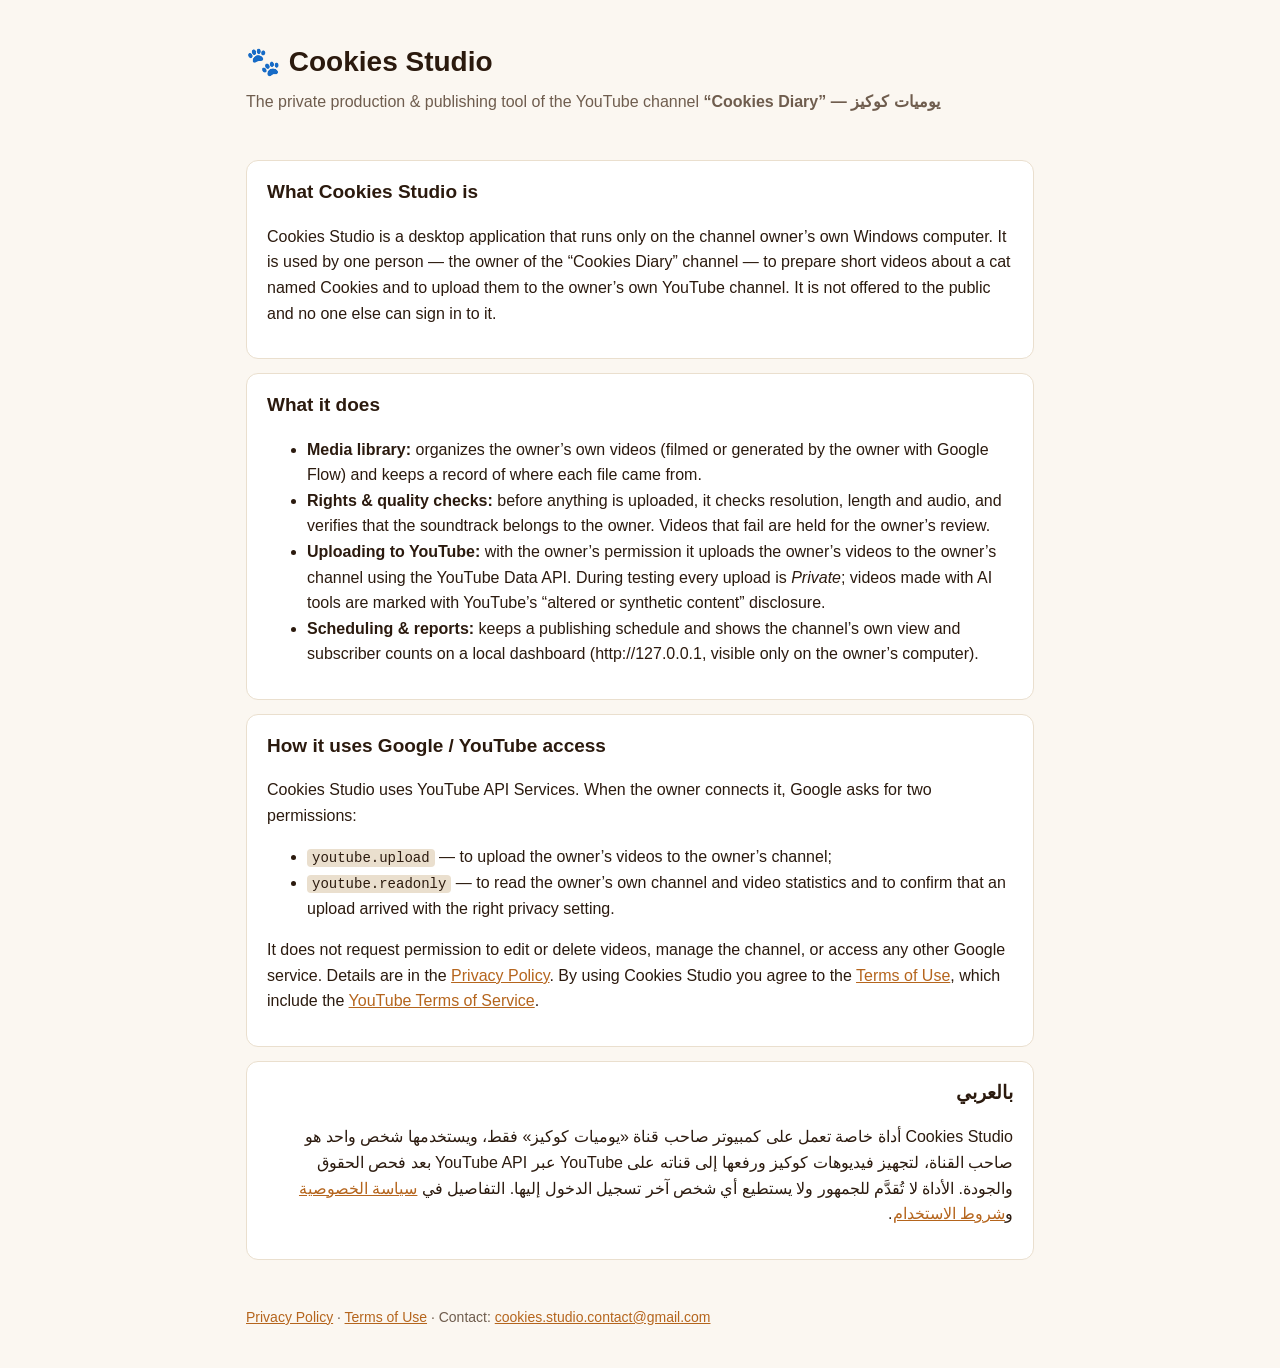
<file: index.html>
<!doctype html>
<html lang="en">
<head>
<meta charset="utf-8">
<meta name="viewport" content="width=device-width, initial-scale=1">
<title>Cookies Studio</title>
<meta name="description" content="Cookies Studio is the private publishing tool of the YouTube channel “Cookies Diary” (يوميات كوكيز).">
<link rel="stylesheet" href="style.css">
</head>
<body>
<header>
  <h1>🐾 Cookies Studio</h1>
  <p class="sub">The private production &amp; publishing tool of the YouTube channel <strong>“Cookies Diary” — يوميات كوكيز</strong></p>
</header>
<main>
<section>
  <h2>What Cookies Studio is</h2>
  <p>Cookies Studio is a desktop application that runs only on the channel owner’s own Windows computer.
  It is used by one person — the owner of the “Cookies Diary” channel — to prepare short videos about a cat named Cookies
  and to upload them to the owner’s own YouTube channel. It is not offered to the public and no one else can sign in to it.</p>
</section>
<section>
  <h2>What it does</h2>
  <ul>
    <li><strong>Media library:</strong> organizes the owner’s own videos (filmed or generated by the owner with Google Flow) and keeps a record of where each file came from.</li>
    <li><strong>Rights &amp; quality checks:</strong> before anything is uploaded, it checks resolution, length and audio, and verifies that the soundtrack belongs to the owner. Videos that fail are held for the owner’s review.</li>
    <li><strong>Uploading to YouTube:</strong> with the owner’s permission it uploads the owner’s videos to the owner’s channel using the YouTube Data API. During testing every upload is <em>Private</em>; videos made with AI tools are marked with YouTube’s “altered or synthetic content” disclosure.</li>
    <li><strong>Scheduling &amp; reports:</strong> keeps a publishing schedule and shows the channel’s own view and subscriber counts on a local dashboard (http://127.0.0.1, visible only on the owner’s computer).</li>
  </ul>
</section>
<section>
  <h2>How it uses Google / YouTube access</h2>
  <p>Cookies Studio uses YouTube API Services. When the owner connects it, Google asks for two permissions:</p>
  <ul>
    <li><code>youtube.upload</code> — to upload the owner’s videos to the owner’s channel;</li>
    <li><code>youtube.readonly</code> — to read the owner’s own channel and video statistics and to confirm that an upload arrived with the right privacy setting.</li>
  </ul>
  <p>It does not request permission to edit or delete videos, manage the channel, or access any other Google service.
  Details are in the <a href="privacy.html">Privacy Policy</a>. By using Cookies Studio you agree to the
  <a href="terms.html">Terms of Use</a>, which include the <a href="https://www.youtube.com/t/terms">YouTube Terms of Service</a>.</p>
</section>
<section dir="rtl" lang="ar" class="ar">
  <h2>بالعربي</h2>
  <p>Cookies Studio أداة خاصة تعمل على كمبيوتر صاحب قناة «يوميات كوكيز» فقط، ويستخدمها شخص واحد هو صاحب القناة،
  لتجهيز فيديوهات كوكيز ورفعها إلى قناته على YouTube عبر YouTube API بعد فحص الحقوق والجودة. الأداة لا تُقدَّم للجمهور
  ولا يستطيع أي شخص آخر تسجيل الدخول إليها. التفاصيل في <a href="privacy.html">سياسة الخصوصية</a>
  و<a href="terms.html">شروط الاستخدام</a>.</p>
</section>
</main>
<footer>
  <a href="privacy.html">Privacy Policy</a> · <a href="terms.html">Terms of Use</a> · Contact: <a href="mailto:cookies.studio.contact@gmail.com">cookies.studio.contact@gmail.com</a>
</footer>
</body>
</html>
</file>
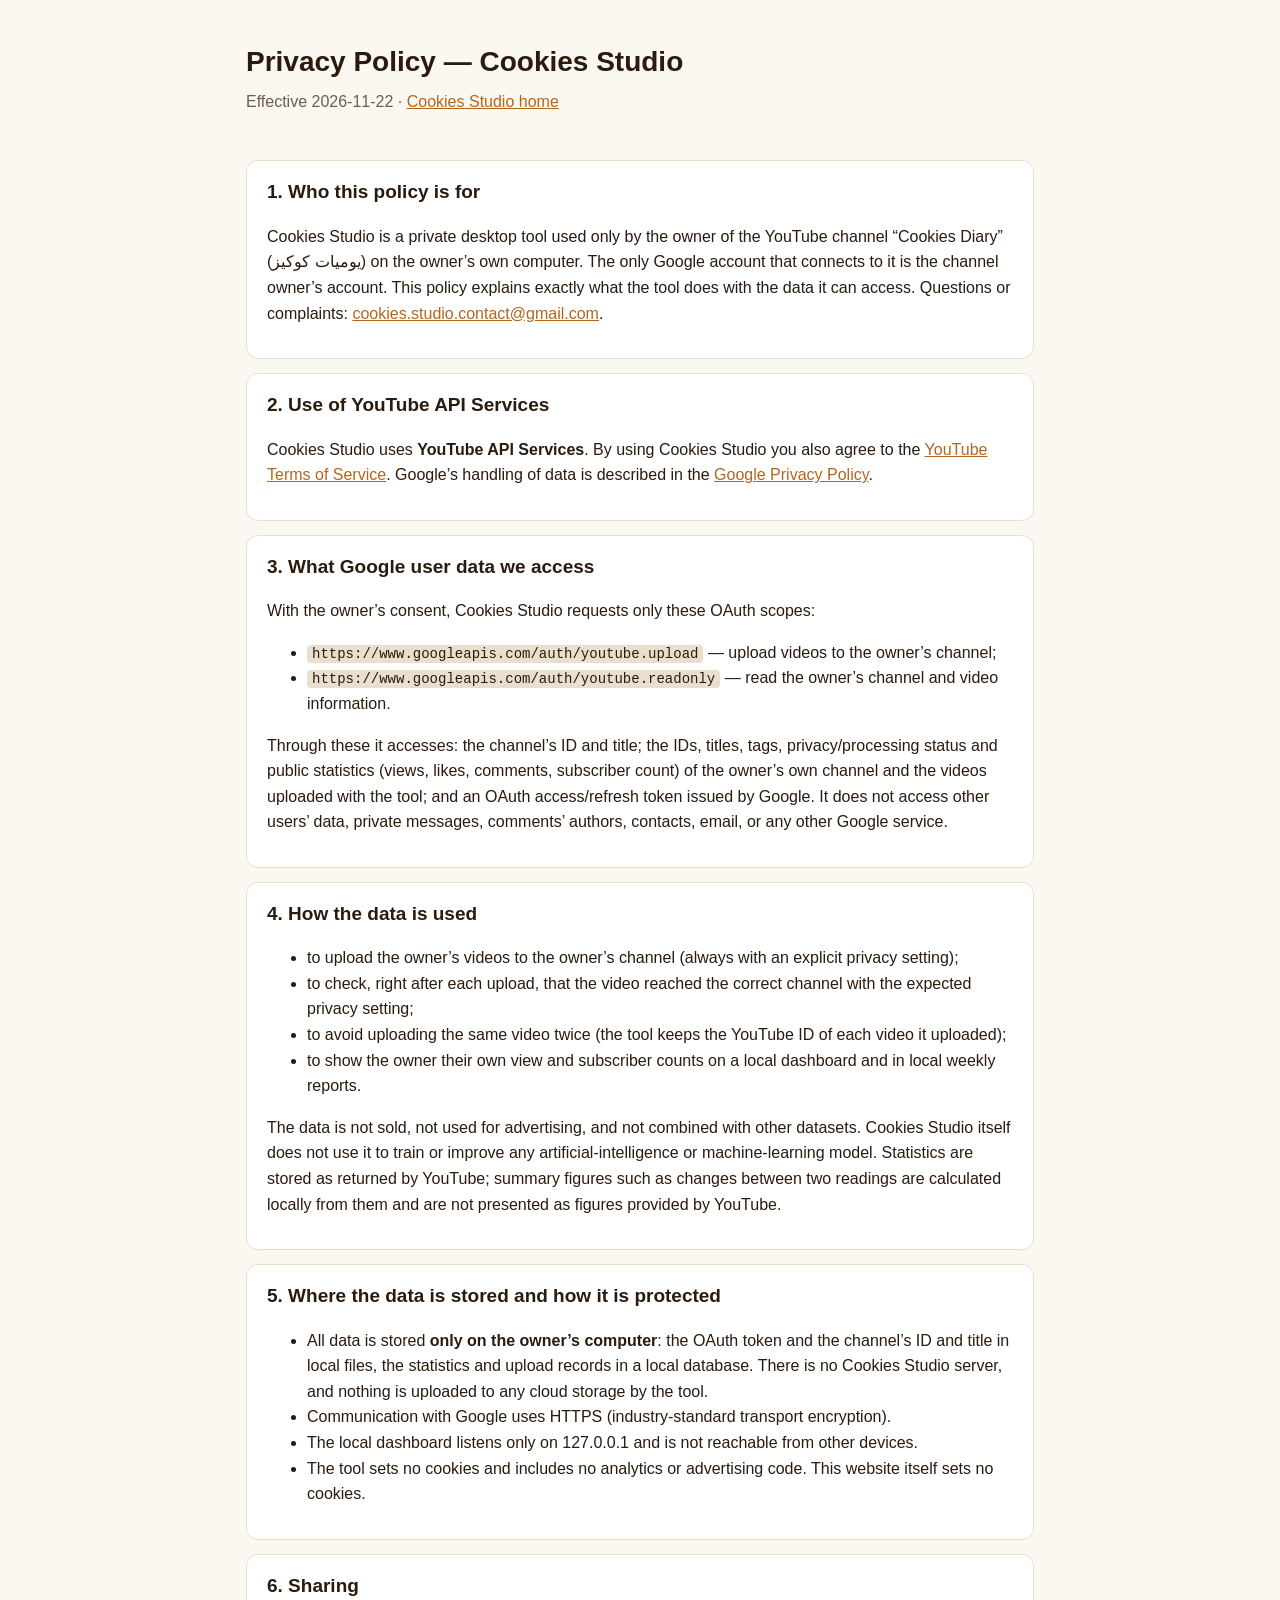
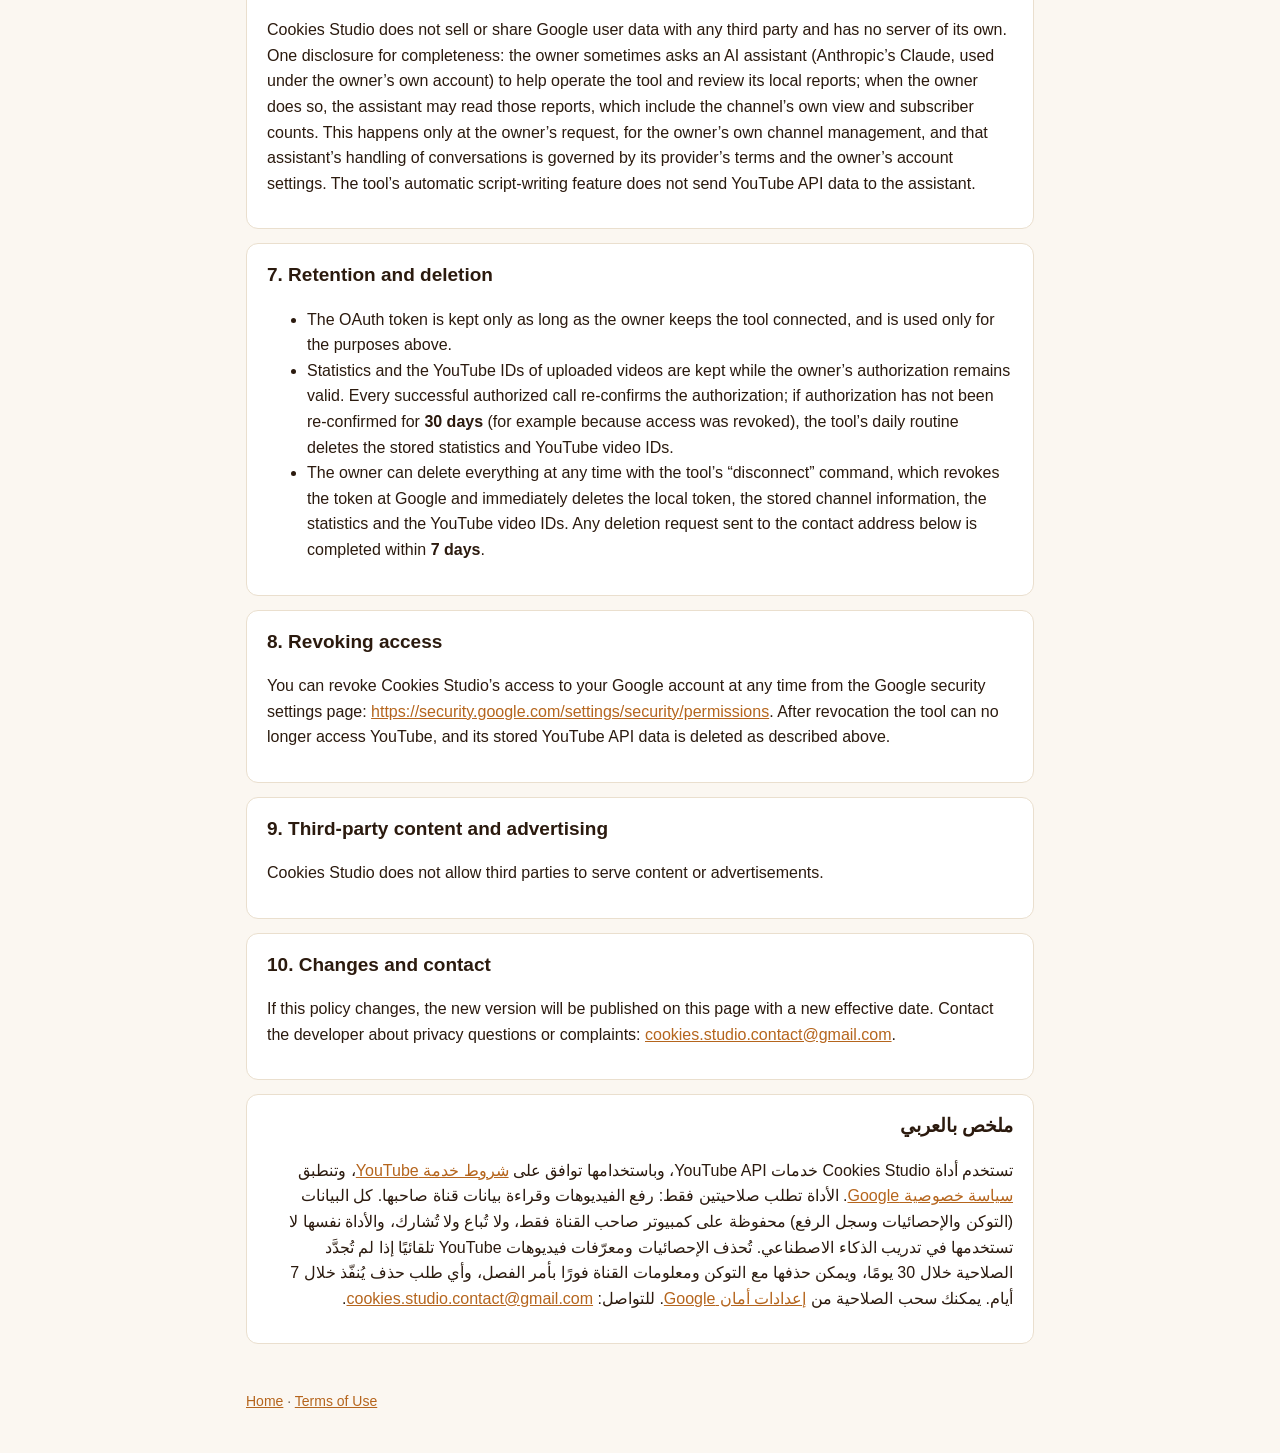
<file: privacy.html>
<!doctype html>
<html lang="en">
<head>
<meta charset="utf-8">
<meta name="viewport" content="width=device-width, initial-scale=1">
<title>Privacy Policy — Cookies Studio</title>
<link rel="stylesheet" href="style.css">
</head>
<body>
<header>
  <h1>Privacy Policy — Cookies Studio</h1>
  <p class="sub">Effective 2026-11-22 · <a href="index.html">Cookies Studio home</a></p>
</header>
<main>
<section>
  <h2>1. Who this policy is for</h2>
  <p>Cookies Studio is a private desktop tool used only by the owner of the YouTube channel “Cookies Diary” (يوميات كوكيز)
  on the owner’s own computer. The only Google account that connects to it is the channel owner’s account. This policy explains
  exactly what the tool does with the data it can access. Questions or complaints: <a href="mailto:cookies.studio.contact@gmail.com">cookies.studio.contact@gmail.com</a>.</p>
</section>

<section>
  <h2>2. Use of YouTube API Services</h2>
  <p>Cookies Studio uses <strong>YouTube API Services</strong>. By using Cookies Studio you also agree to the
  <a href="https://www.youtube.com/t/terms">YouTube Terms of Service</a>. Google’s handling of data is described in the
  <a href="http://www.google.com/policies/privacy">Google Privacy Policy</a>.</p>
</section>

<section>
  <h2>3. What Google user data we access</h2>
  <p>With the owner’s consent, Cookies Studio requests only these OAuth scopes:</p>
  <ul>
    <li><code>https://www.googleapis.com/auth/youtube.upload</code> — upload videos to the owner’s channel;</li>
    <li><code>https://www.googleapis.com/auth/youtube.readonly</code> — read the owner’s channel and video information.</li>
  </ul>
  <p>Through these it accesses: the channel’s ID and title; the IDs, titles, tags, privacy/processing status and public
  statistics (views, likes, comments, subscriber count) of the owner’s own channel and the videos uploaded with the tool;
  and an OAuth access/refresh token issued by Google. It does not access other users’ data, private messages, comments’ authors,
  contacts, email, or any other Google service.</p>
</section>

<section>
  <h2>4. How the data is used</h2>
  <ul>
    <li>to upload the owner’s videos to the owner’s channel (always with an explicit privacy setting);</li>
    <li>to check, right after each upload, that the video reached the correct channel with the expected privacy setting;</li>
    <li>to avoid uploading the same video twice (the tool keeps the YouTube ID of each video it uploaded);</li>
    <li>to show the owner their own view and subscriber counts on a local dashboard and in local weekly reports.</li>
  </ul>
  <p>The data is not sold, not used for advertising, and not combined with other datasets. Cookies Studio itself does not use
  it to train or improve any artificial-intelligence or machine-learning model. Statistics are stored as returned by YouTube;
  summary figures such as changes between two readings are calculated locally from them and are not presented as figures
  provided by YouTube.</p>
</section>

<section>
  <h2>5. Where the data is stored and how it is protected</h2>
  <ul>
    <li>All data is stored <strong>only on the owner’s computer</strong>: the OAuth token and the channel’s ID and title in local
    files, the statistics and upload records in a local database. There is no Cookies Studio server, and nothing is uploaded to any cloud storage by the tool.</li>
    <li>Communication with Google uses HTTPS (industry-standard transport encryption).</li>
    <li>The local dashboard listens only on 127.0.0.1 and is not reachable from other devices.</li>
    <li>The tool sets no cookies and includes no analytics or advertising code. This website itself sets no cookies.</li>
  </ul>
</section>

<section>
  <h2>6. Sharing</h2>
  <p>Cookies Studio does not sell or share Google user data with any third party and has no server of its own. One disclosure
  for completeness: the owner sometimes asks an AI assistant (Anthropic’s Claude, used under the owner’s own account) to help
  operate the tool and review its local reports; when the owner does so, the assistant may read those reports, which include the
  channel’s own view and subscriber counts. This happens only at the owner’s request, for the owner’s own channel management, and
  that assistant’s handling of conversations is governed by its provider’s terms and the owner’s account settings. The tool’s
  automatic script-writing feature does not send YouTube API data to the assistant.</p>
</section>

<section>
  <h2>7. Retention and deletion</h2>
  <ul>
    <li>The OAuth token is kept only as long as the owner keeps the tool connected, and is used only for the purposes above.</li>
    <li>Statistics and the YouTube IDs of uploaded videos are kept while the owner’s authorization remains valid. Every successful
    authorized call re-confirms the authorization; if authorization has not been re-confirmed for <strong>30 days</strong> (for
    example because access was revoked), the tool’s daily routine deletes the stored statistics and YouTube video IDs.</li>
    <li>The owner can delete everything at any time with the tool’s “disconnect” command, which revokes the token at Google and
    immediately deletes the local token, the stored channel information, the statistics and the YouTube video IDs. Any deletion
    request sent to the contact address below is completed within <strong>7 days</strong>.</li>
  </ul>
</section>

<section>
  <h2>8. Revoking access</h2>
  <p>You can revoke Cookies Studio’s access to your Google account at any time from the Google security settings page:
  <a href="https://security.google.com/settings/security/permissions">https://security.google.com/settings/security/permissions</a>.
  After revocation the tool can no longer access YouTube, and its stored YouTube API data is deleted as described above.</p>
</section>

<section>
  <h2>9. Third-party content and advertising</h2>
  <p>Cookies Studio does not allow third parties to serve content or advertisements.</p>
</section>

<section>
  <h2>10. Changes and contact</h2>
  <p>If this policy changes, the new version will be published on this page with a new effective date.
  Contact the developer about privacy questions or complaints: <a href="mailto:cookies.studio.contact@gmail.com">cookies.studio.contact@gmail.com</a>.</p>
</section>

<section dir="rtl" lang="ar" class="ar">
  <h2>ملخص بالعربي</h2>
  <p>تستخدم أداة Cookies Studio خدمات YouTube API، وباستخدامها توافق على <a href="https://www.youtube.com/t/terms">شروط خدمة YouTube</a>،
  وتنطبق <a href="http://www.google.com/policies/privacy">سياسة خصوصية Google</a>. الأداة تطلب صلاحيتين فقط: رفع الفيديوهات
  وقراءة بيانات قناة صاحبها. كل البيانات (التوكن والإحصائيات وسجل الرفع) محفوظة على كمبيوتر صاحب القناة فقط، ولا تُباع
  ولا تُشارك، والأداة نفسها لا تستخدمها في تدريب الذكاء الاصطناعي. تُحذف الإحصائيات ومعرّفات فيديوهات YouTube تلقائيًا إذا لم تُجدَّد الصلاحية خلال 30 يومًا،
  ويمكن حذفها مع التوكن ومعلومات القناة فورًا بأمر الفصل، وأي طلب حذف يُنفّذ خلال 7 أيام. يمكنك سحب الصلاحية من
  <a href="https://security.google.com/settings/security/permissions">إعدادات أمان Google</a>. للتواصل:
  <a href="mailto:cookies.studio.contact@gmail.com">cookies.studio.contact@gmail.com</a>.</p>
</section>
</main>
<footer><a href="index.html">Home</a> · <a href="terms.html">Terms of Use</a></footer>
</body>
</html>
</file>
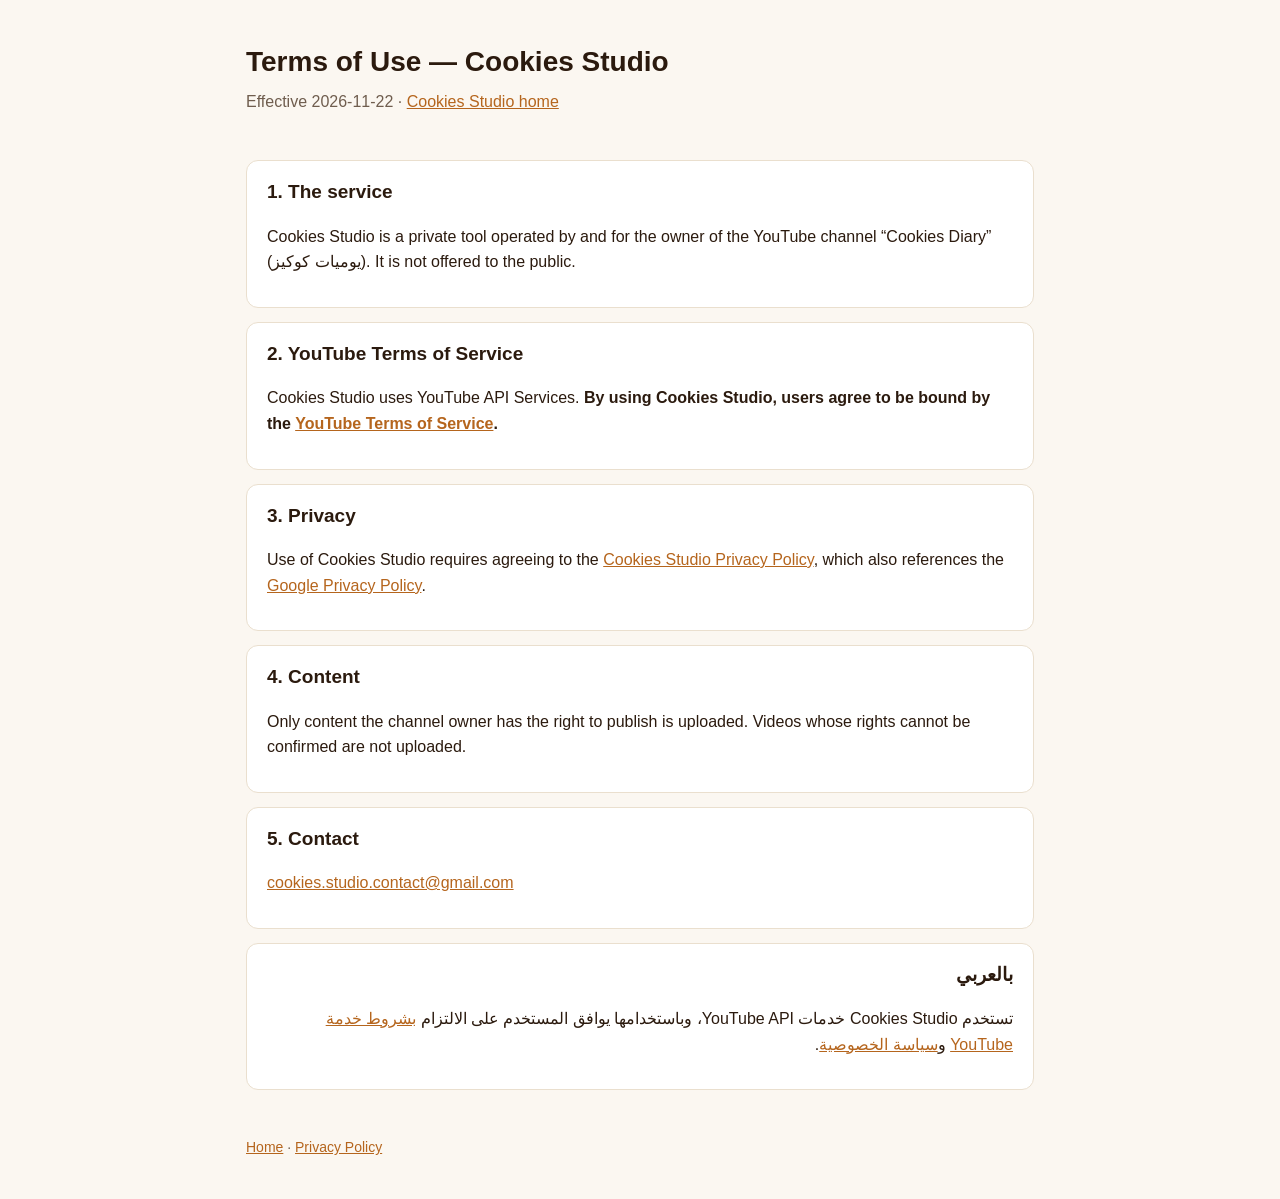
<file: terms.html>
<!doctype html>
<html lang="en">
<head>
<meta charset="utf-8">
<meta name="viewport" content="width=device-width, initial-scale=1">
<title>Terms of Use — Cookies Studio</title>
<link rel="stylesheet" href="style.css">
</head>
<body>
<header>
  <h1>Terms of Use — Cookies Studio</h1>
  <p class="sub">Effective 2026-11-22 · <a href="index.html">Cookies Studio home</a></p>
</header>
<main>
<section>
  <h2>1. The service</h2>
  <p>Cookies Studio is a private tool operated by and for the owner of the YouTube channel “Cookies Diary” (يوميات كوكيز).
  It is not offered to the public.</p>
</section>
<section>
  <h2>2. YouTube Terms of Service</h2>
  <p>Cookies Studio uses YouTube API Services. <strong>By using Cookies Studio, users agree to be bound by the
  <a href="https://www.youtube.com/t/terms">YouTube Terms of Service</a>.</strong></p>
</section>
<section>
  <h2>3. Privacy</h2>
  <p>Use of Cookies Studio requires agreeing to the <a href="privacy.html">Cookies Studio Privacy Policy</a>, which also
  references the <a href="http://www.google.com/policies/privacy">Google Privacy Policy</a>.</p>
</section>
<section>
  <h2>4. Content</h2>
  <p>Only content the channel owner has the right to publish is uploaded. Videos whose rights cannot be confirmed are not uploaded.</p>
</section>
<section>
  <h2>5. Contact</h2>
  <p><a href="mailto:cookies.studio.contact@gmail.com">cookies.studio.contact@gmail.com</a></p>
</section>
<section dir="rtl" lang="ar" class="ar">
  <h2>بالعربي</h2>
  <p>تستخدم Cookies Studio خدمات YouTube API، وباستخدامها يوافق المستخدم على الالتزام
  <a href="https://www.youtube.com/t/terms">بشروط خدمة YouTube</a> و<a href="privacy.html">سياسة الخصوصية</a>.</p>
</section>
</main>
<footer><a href="index.html">Home</a> · <a href="privacy.html">Privacy Policy</a></footer>
</body>
</html>
</file>
<file: style.css>
:root{--bg:#fbf7f1;--ink:#2b1a0e;--muted:#6f5d4e;--accent:#b5651d;--card:#fff;--line:#eadfce}
@media (prefers-color-scheme:dark){:root{--bg:#17120e;--ink:#f3e9dd;--muted:#b3a291;--accent:#f0a45a;--card:#221a14;--line:#3a2d22}}
*{box-sizing:border-box}
body{margin:0;background:var(--bg);color:var(--ink);font:16px/1.6 "Segoe UI",Tahoma,Arial,sans-serif}
header,main,footer{max-width:820px;margin:0 auto;padding:16px}
header h1{margin:24px 0 4px;font-size:28px}
.sub{color:var(--muted);margin:0}
section{background:var(--card);border:1px solid var(--line);border-radius:12px;padding:16px 20px;margin:14px 0}
h2{font-size:19px;margin:0 0 8px}
a{color:var(--accent)}
code{background:var(--line);padding:1px 5px;border-radius:4px;font-size:14px;word-break:break-all}
.ar{font-family:"Segoe UI",Tahoma,Arial,sans-serif}
footer{color:var(--muted);font-size:14px;padding-bottom:40px}
</file>
